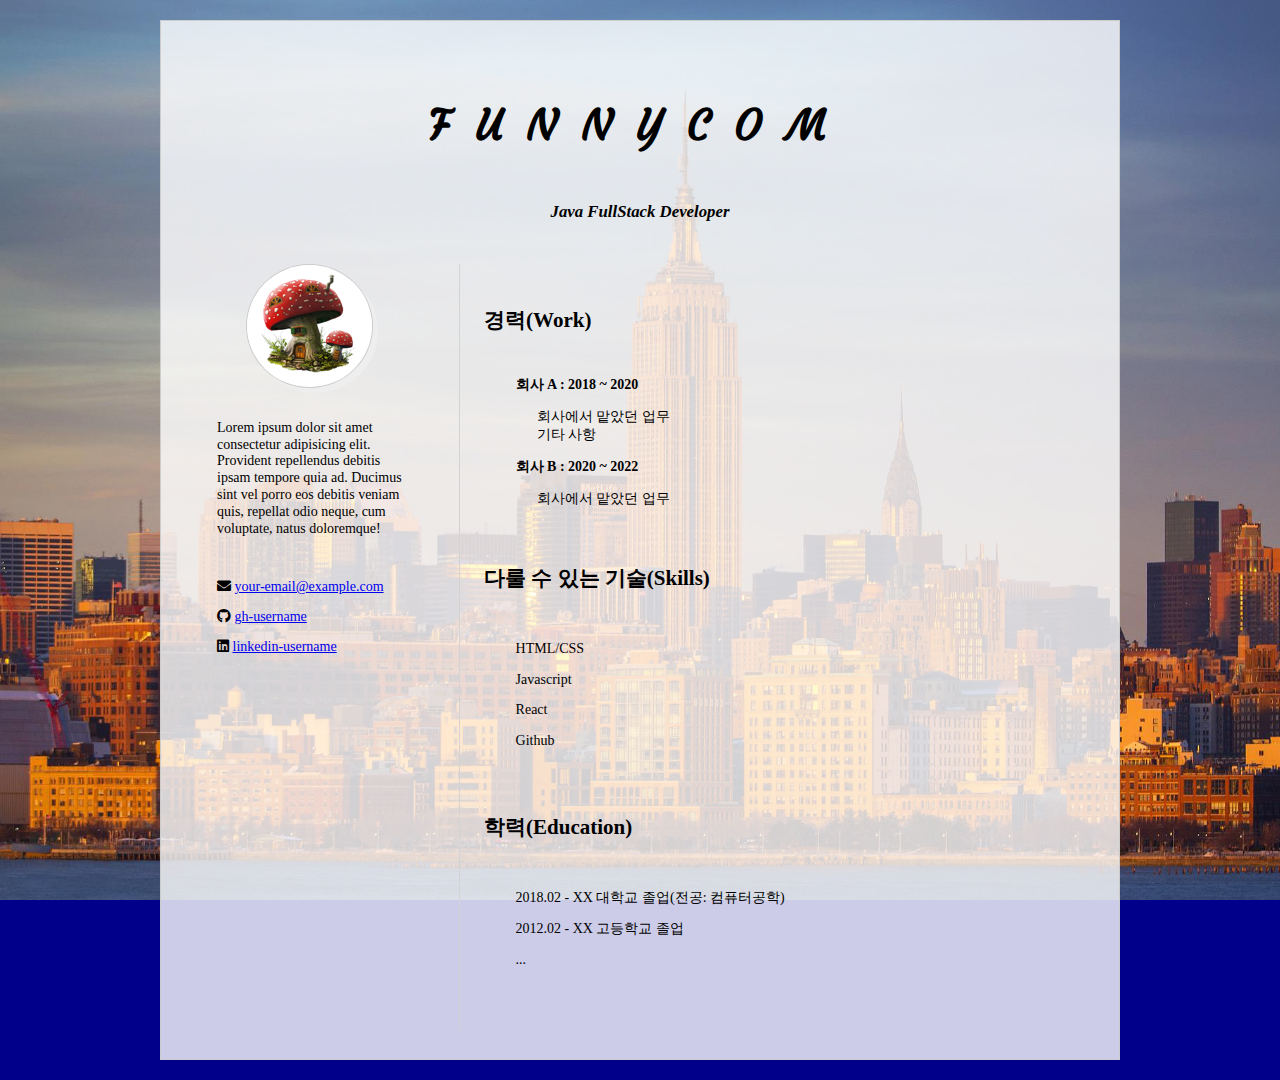
<file: index.html>
<!DOCTYPE html>
<html lang="ko">
<head>
  <meta charset="UTF-8">
  <meta http-equiv="X-UA-Compatible" content="IE=edge">
  <meta name="viewport" content="width=device-width, initial-scale=1.0">
  <title>FUNNYCOM</title>
  <link rel="stylesheet" href="https://cdnjs.cloudflare.com/ajax/libs/font-awesome/5.15.4/css/all.min.css">
  <link rel="stylesheet" href="./style.css">
</head>
<body>
  <div id="container">
    <header>
      <!-- 이름을 가장 위쪽에 -->
      <h1>funnycom</h1>
      <h2>Java FullStack Developer</h2>
    </header>
    <!-- 내용 -->
    <main>
      <!-- 화면을 좌우로 나눔 -->
      <article id="left">
        <div id="pf-img">
          <img src="./pf.png" alt="프로필 이미지">
        </div>

        <!-- 자기 소개 -->
        <section>
          <!-- 소개 내용은 <p>와 </p> 사이의 부분을 수정하세요 -->
          <p>Lorem ipsum dolor sit amet consectetur adipisicing elit. Provident repellendus debitis ipsam tempore quia ad. Ducimus sint vel porro eos debitis veniam quis, repellat odio neque, cum voluptate, natus doloremque!</p>

          <!-- sns 링크 부분 -->
          <!-- href="" 부분의 링크와 내용을 수정하세요 -->
          <ul id="sns">
            <li>
              <i class="fa fa-envelope" aria-hidden="true"></i>
              <a href="mailto:your-email@example.com">your-email@example.com</a>              
        </li>
            <li>
              <i class="fab fa-github" aria-hidden="true"></i>
              <a href="https://github.com/gh-username">gh-username</a>              
            </li>
            <li>
              <i class="fab fa-linkedin" aria-hidden="true"></i>
              <a href="https://linkedin.com/linkedin-username">linkedin-username</a>
            </li>
            </ul>
        </section>
      </article>

      <article id="right">
        <section>
          <h2>경력(work)</h2>
          <!-- 경력 내용 수정 -->
            <dl>
              <dt>회사 A : 2018 ~ 2020</dt>
              <dd>회사에서 맡았던 업무</dd>
              <dd>기타 사항</dd>
            </dl>
            <dl>
              <dt>회사 B : 2020 ~ 2022</dt>
              <dd>회사에서 맡았던 업무</dd>              
            </dl>  
        </section>
        <section>
          <h2>다룰 수 있는 기술(skills)</h2>
          <!-- 자신있는 기술 수정 -->
          <p>HTML/CSS</p>
          <p>Javascript</p>
          <p>React</p>
          <p>Github</p>
        </section>
        <section>
          <h2>학력(education)</h2>
          <!-- 학력 수정 -->
          <p>2018.02 - XX 대학교 졸업(전공: 컴퓨터공학)</p>
          <p>2012.02 - XX 고등학교 졸업</p>
          <p> ... </p>
        </section>
      </article>
    </main>
  </div>
</body>
</html>
</file>
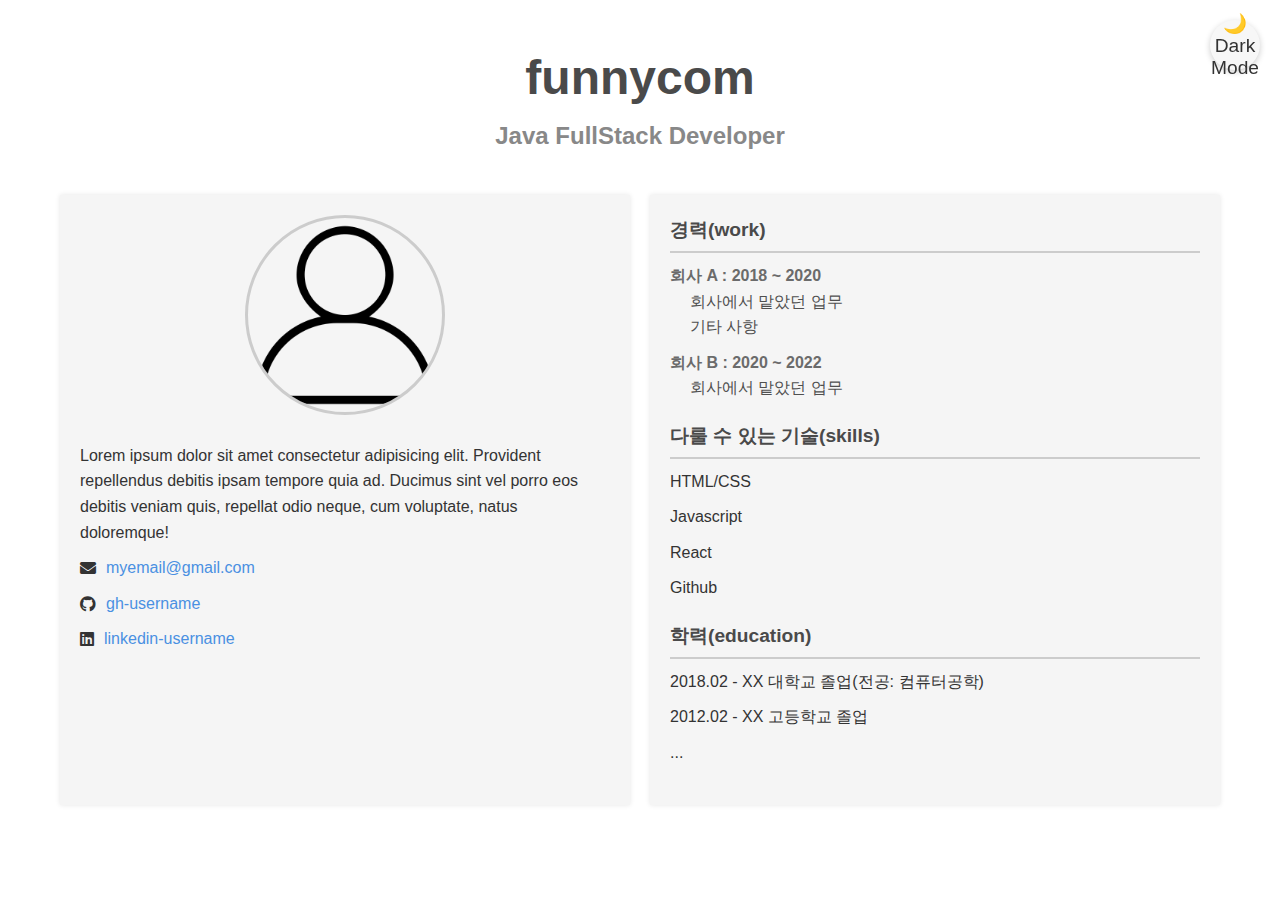
<file: resume2/index.html>
<!DOCTYPE html>
<html lang="ko">

<head>
  <meta charset="UTF-8">
  <meta http-equiv="X-UA-Compatible" content="IE=edge">
  <meta name="viewport" content="width=device-width, initial-scale=1.0">
  <title>FUNNYCOM</title>
  <link rel="stylesheet" href="./style.css" />
  <link rel="stylesheet" href="https://cdnjs.cloudflare.com/ajax/libs/font-awesome/5.15.4/css/all.min.css">
</head>

<body>
  <div id="container">
    <header>
      <h1>funnycom</h1>
      <h2>Java FullStack Developer</h2>
      <button id="theme-toggle">🌙 Dark Mode</button>
    </header>
    <!-- 내용 -->
    <main>
      <!-- 화면을 좌우로 나눔 -->
      <article id="left">
        <div id="pf-img">
          <img src="free-user-image.png" alt="프로필 이미지">
        </div>

        <!-- 자기 소개 -->
        <section>
          <!-- 소개 내용은 <p>와 </p> 사이의 부분을 수정하세요 -->
          <p>Lorem ipsum dolor sit amet consectetur adipisicing elit. Provident repellendus debitis ipsam tempore quia
            ad. Ducimus sint vel porro eos debitis veniam quis, repellat odio neque, cum voluptate, natus doloremque!
          </p>

          <!-- sns 링크 부분 -->
          <!-- href="" 부분의 링크와 내용을 수정하세요 -->
          <ul id="sns">
            <li>
              <i class="fa fa-envelope" aria-hidden="true"></i>
              <a href="mailto:your-email@example.com">myemail@gmail.com</a>
            </li>
            <li>
              <i class="fab fa-github" aria-hidden="true"></i>
              <a href="https://github.com/gh-username">gh-username</a>
            </li>
            <li>
              <i class="fab fa-linkedin" aria-hidden="true"></i>
              <a href="https://linkedin.com/linkedin-username">linkedin-username</a>
            </li>
          </ul>
        </section>
      </article>

      <article id="right">
        <section>
          <h2>경력(work)</h2>
          <!-- 경력 내용 수정 -->
          <dl>
            <dt>회사 A : 2018 ~ 2020</dt>
            <dd>회사에서 맡았던 업무</dd>
            <dd>기타 사항</dd>
          </dl>
          <dl>
            <dt>회사 B : 2020 ~ 2022</dt>
            <dd>회사에서 맡았던 업무</dd>
          </dl>
        </section>
        <section>
          <h2>다룰 수 있는 기술(skills)</h2>
          <!-- 자신있는 기술 수정 -->
          <p>HTML/CSS</p>
          <p>Javascript</p>
          <p>React</p>
          <p>Github</p>
        </section>
        <section>
          <h2>학력(education)</h2>
          <!-- 학력 수정 -->
          <p>2018.02 - XX 대학교 졸업(전공: 컴퓨터공학)</p>
          <p>2012.02 - XX 고등학교 졸업</p>
          <p> ... </p>
        </section>
      </article>
    </main>
  </div>
</body>
<script src="./script.js"></script>

</html>
</file>
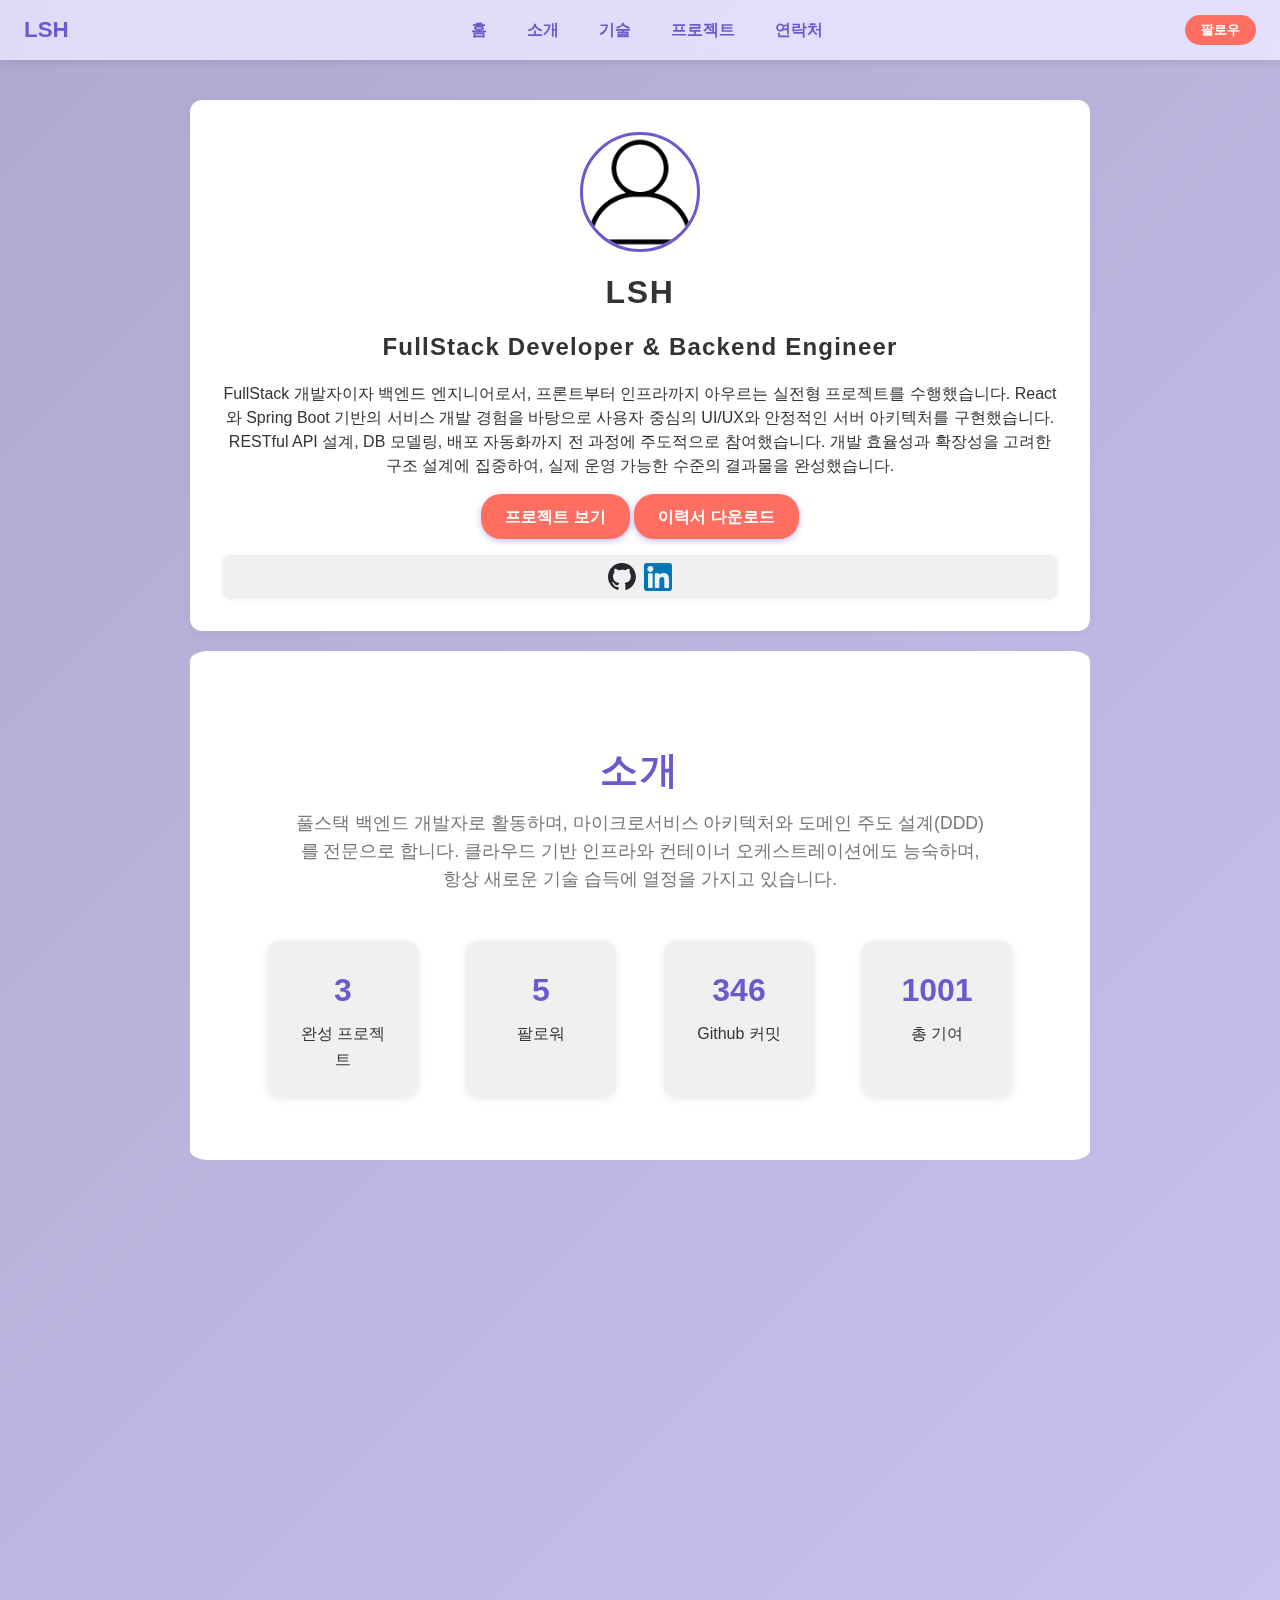
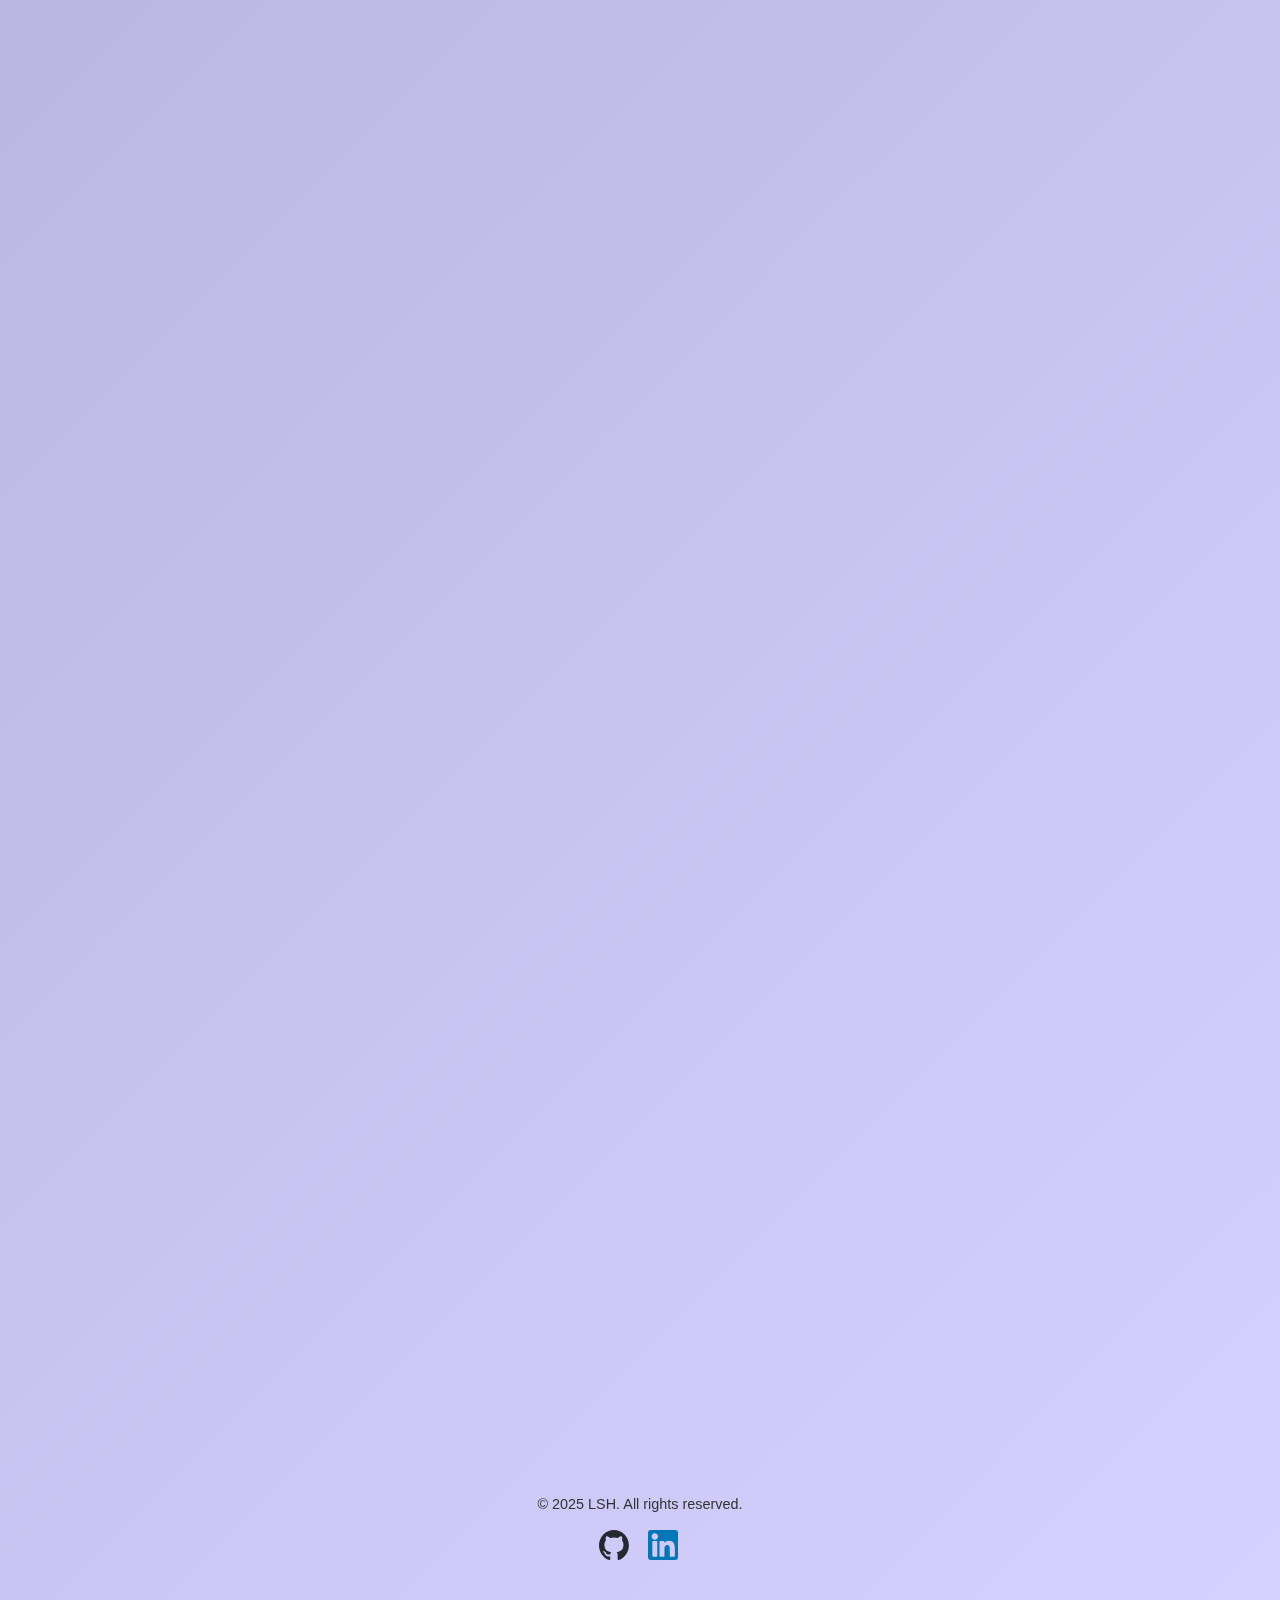
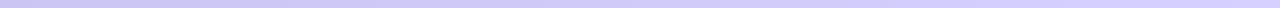
<file: resume3/index.html>
<!DOCTYPE html>
<html lang="ko">

<head>
    <meta charset="UTF-8" />
    <meta name="viewport" content="width=device-width, initial-scale=1" />
    <title>Portfolio - SEK L</title>
    <link rel="stylesheet" href="css/style.css" />
    <link rel="stylesheet" href="css/about.css" />
    <link rel="stylesheet" href="css/skills.css" />
    <link rel="stylesheet" href="css/projects.css" />
    <link rel="stylesheet" href="css/contact.css" />
    <link rel="stylesheet" href="css/footer.css" />
</head>

<body>

    <!-- 네비게이션 바 -->
    <nav>
        <a href="#" class="logo" aria-label="홈으로 이동">LSH</a>

        <ul class="menu" role="menubar">
            <li role="none"><a href="#main" role="menuitem" tabindex="0">홈</a></li>
            <li role="none"><a href="#about" role="menuitem" tabindex="0">소개</a></li>
            <li role="none"><a href="#skills" role="menuitem" tabindex="0">기술</a></li>
            <li role="none"><a href="#projects" role="menuitem" tabindex="0">프로젝트</a></li>
            <li role="none"><a href="#contact" role="menuitem" tabindex="0">연락처</a></li>
        </ul>

        <button class="btn-follow" aria-label="팔로우 버튼">팔로우</button>

        <button class="hamburger" aria-label="메뉴 열기" aria-expanded="false" aria-controls="mobile-menu">
            <span></span>
            <span></span>
            <span></span>
        </button>
    </nav>

    <!-- 메인 화면 -->
    <header id="main" role="banner" tabindex="-1">
        <div class="container">
            <div class="pf-img">
                <img src="images/free-user-image.png" alt="프로필 사진" />

            </div>

            <h1>LSH</h1>
            <h2>FullStack Developer & Backend Engineer</h2>

            <p class="intro">
                FullStack 개발자이자 백엔드 엔지니어로서, 프론트부터 인프라까지 아우르는 실전형 프로젝트를 수행했습니다.
                React와 Spring Boot 기반의 서비스 개발 경험을 바탕으로 사용자 중심의 UI/UX와 안정적인 서버 아키텍처를 구현했습니다.
                RESTful API 설계, DB 모델링, 배포 자동화까지 전 과정에 주도적으로 참여했습니다.
                개발 효율성과 확장성을 고려한 구조 설계에 집중하여, 실제 운영 가능한 수준의 결과물을 완성했습니다.
            </p>


            <div class="cta-buttons">
                <a href="#projects" class="btn btn-primary">프로젝트 보기</a>
                <a href="files/SEK_L_Resume.pdf" class="btn btn-primary" download class="btn btn-secondary">이력서 다운로드</a>
            </div>

            <div class="social-links" aria-label="소셜 미디어 링크">
                <a href="https://github.com/sek-l" target="_blank" rel="noopener" aria-label="GitHub">
                    <img src="images/github-icon.svg" alt="GitHub 아이콘" />
                </a>
                <a href="https://linkedin.com/in/sek-l" target="_blank" rel="noopener" aria-label="LinkedIn">
                    <img src="images/linkedin-icon.svg" alt="LinkedIn 아이콘" />
                </a>
                <!-- 필요 시 다른 SNS 추가 -->
            </div>
        </div>
        <!-- 소개 섹션 -->
        <section id="about" class="section-about animate-on-scroll">

            <div class="section-container">
                <h2>소개</h2>
                <p class="about-description">
                    풀스택 백엔드 개발자로 활동하며, 마이크로서비스 아키텍처와 도메인 주도 설계(DDD)를 전문으로 합니다.
                    클라우드 기반 인프라와 컨테이너 오케스트레이션에도 능숙하며, 항상 새로운 기술 습득에 열정을 가지고 있습니다.
                </p>

                <div class="about-stats">
                    <div class="stat-item">
                        <span class="stat-number">3</span>
                        <span class="stat-label">완성 프로젝트</span>
                    </div>
                    <div class="stat-item">
                        <span class="stat-number">5</span>
                        <span class="stat-label">팔로워</span>
                    </div>
                    <div class="stat-item">
                        <span class="stat-number">346</span>
                        <span class="stat-label">Github 커밋</span>
                    </div>
                    <div class="stat-item">
                        <span class="stat-number">1001</span>
                        <span class="stat-label">총 기여</span>
                    </div>
                </div>
            </div>
        </section>

        <!-- 기술 섹션 -->
        <section id="skills" class="section-skills animate-on-scroll">
            <div class="section-container">
                <h2>기술 스킬</h2>

                <div class="skills-tags" aria-label="보유 기술 태그 목록">
                    <button type="button" class="skill-tag" aria-pressed="false">Java</button>
                    <button type="button" class="skill-tag" aria-pressed="false">Spring Boot</button>
                    <button type="button" class="skill-tag" aria-pressed="false">Docker</button>
                    <button type="button" class="skill-tag" aria-pressed="false">Kubernetes</button>
                    <button type="button" class="skill-tag" aria-pressed="false">AWS</button>
                    <button type="button" class="skill-tag" aria-pressed="false">Kafka</button>
                    <button type="button" class="skill-tag" aria-pressed="false">Redis</button>
                    <button type="button" class="skill-tag" aria-pressed="false">Microservices</button>
                </div>
            </div>
        </section>

        <!-- 프로젝트 섹션 -->
        <section id="projects" class="section-projects animate-on-scroll">

            <div class="section-container">
                <h2>프로젝트</h2>

                <div class="projects-grid">
                    <!-- 프로젝트 카드 1 -->
                    <div class="project-card">
                        <img src="images/project1.png" alt="프로젝트 1 이미지" class="project-image" />
                        <h3>개인 프로젝트1</h3>
                        <p>포트폴리오 페이지 제작</p>
                        <p class="tech-stack">AWS, Jenkins, Ansible, Kafka, Redis, Kubernetes, Docker</p>
                        <div class="project-links">
                            <a href="https://github.com/sek-l/project1" target="_blank" rel="noopener"
                                class="btn btn-primary">GitHub</a>
                            <a href="https://live-demo1.example.com" target="_blank" rel="noopener"
                                class="btn btn-secondary">Live Demo</a>
                        </div>
                    </div>

                    <!-- 프로젝트 카드 2 -->
                    <div class="project-card">
                        <img src="images/project2.png" alt="프로젝트 2 이미지" class="project-image" />
                        <h3>개인 프로젝트2</h3>
                        <p>학원에서 만드는 쇼핑몰</p>
                        <p class="tech-stack">Docker, AWS, Ansible, Spring Cloud</p>
                        <div class="project-links">
                            <a href="https://github.com/sek-l/project2" target="_blank" rel="noopener"
                                class="btn btn-primary">GitHub</a>
                            <a href="https://live-demo2.example.com" target="_blank" rel="noopener"
                                class="btn btn-secondary">Live Demo</a>
                        </div>
                    </div>

                    <!-- 프로젝트 카드 3 -->
                    <div class="project-card">
                        <img src="images/project3.png" alt="프로젝트 3 이미지" class="project-image" />
                        <h3>개인 프로젝트3</h3>
                        <p>학원에서 만드는 배달 서비스</p>
                        <p class="tech-stack">Java, Spring framework, MyBatis, Docker</p>
                        <div class="project-links">
                            <a href="https://github.com/sek-l/project3" target="_blank" rel="noopener"
                                class="btn btn-primary">GitHub</a>
                            <a href="https://live-demo3.example.com" target="_blank" rel="noopener"
                                class="btn btn-secondary">Live Demo</a>
                        </div>
                    </div>
                </div>
            </div>
        </section>


        <!-- 연락처 섹션 -->
        <section id="contact" class="section-contact animate-on-scroll">
            <div class="section-container">
                <h2>연락처</h2>

                <div class="contact-info">
                    <p><strong>이메일:</strong> <a href="mailto:sek.l@example.com">sek.l@example.com</a></p>
                    <p><strong>전화:</strong> <a href="tel:+821012345678">+82 10-1234-5678</a></p>
                    <p><strong>위치:</strong> 서울, 대한민국</p>
                    <p><strong>GitHub:</strong> <a href="https://github.com/sek-l" target="_blank"
                            rel="noopener">https://github.com/sek-l</a></p>
                </div>

                <form class="contact-form" aria-label="연락처 메시지 전송 폼" novalidate>
                    <div class="form-group">
                        <label for="name">이름</label>
                        <input type="text" id="name" name="name" required placeholder="이름을 입력하세요" />
                    </div>
                    <div class="form-group">
                        <label for="email">이메일</label>
                        <input type="email" id="email" name="email" required placeholder="이메일을 입력하세요" />
                    </div>
                    <div class="form-group">
                        <label for="message">메시지</label>
                        <textarea id="message" name="message" rows="5" required placeholder="메시지를 입력하세요"></textarea>
                    </div>
                    <button type="submit" class="btn btn-primary">전송</button>
                </form>
            </div>
        </section>
    </header>

    <!-- 이후 섹션 (소개, 기술, 프로젝트, 연락처, 푸터) 여기서 이어서 작업 예정 -->
<!-- 푸터 -->
<footer class="footer">
  <div class="footer-container">
    <p>&copy; 2025 LSH. All rights reserved.</p>
    <div class="footer-links">
      <a href="https://github.com/sek-l" target="_blank" rel="noopener" aria-label="GitHub">
        <img src="images/github-icon.svg" alt="GitHub 아이콘" />
      </a>
      <a href="https://linkedin.com/in/sek-l" target="_blank" rel="noopener" aria-label="LinkedIn">
        <img src="images/linkedin-icon.svg" alt="LinkedIn 아이콘" />
      </a>
    </div>
  </div>
</footer>


    <script src="js/script.js"></script>
    <script src="js/animation.js"></script>
</body>

</html>
</file>
<file: style.css>
@import url('https://fonts.googleapis.com/css2?family=Courgette&display=swap');

* {
  padding: 0;
  margin: 0;
  box-sizing: border-box;
}

body {
  font-size: 14px;
  background: darkblue url('./bg.jpg') no-repeat fixed;
  background-size: cover;
}

#container {  
  max-width: 960px;
  margin: 20px auto;
  padding: 2em;
  border: 1px solid #ccc;
  background-color: rgba(255,255,255,0.8);
}

/* 헤더 부분 */
header {
  text-align: center;
  margin: auto 2em;
}

header h1 {
  margin: 1.2em auto;
  font-family: 'Courgette', cursive;
  text-transform: uppercase;
  font-size: 3em;
  letter-spacing: 0.6em;
  font-weight: 700;
}

header h2 {
  font-size: 1.2em;
  font-style: italic;
}
/* 내용 부분 */
main {
  display: grid;
  grid-template-columns: 30% 70%;
  margin-top: 3em;
}

section {
  margin: auto 1em 4em 2em;

}

/* 왼쪽, 프로필 이미지 부분 */

#pf-img {
  text-align: center;
  margin-bottom: 2em;
}
#pf-img img {
  border: 1px solid #ccc;
  border-radius: 50%;
  box-shadow: 5px 5px #eee;
}

/* 왼쪽, 자기 소개 부분 */
#sns {
  margin-top: 3em;
  list-style: none;
}

#sns li {
  margin-top:1em;
  margin-left: -3em;
}

i {
  margin-left: 3em;
}

#left p {
  line-height: 1.2;
}

/* 오른쪽, 경력 부분 */
#right h2 {
  text-transform: capitalize;
  font-size: 1.5em;
  margin: 2em auto 2em -1.5em;
}

#right p {
  line-height: 2.2;
}

dt {
  font-weight: bold;
  margin:1em auto;
}
dd {
  margin-left: 1.5em;
}

#base {
  width:100%;
  background-color: #ddd;
}
.text {
  text-align: right;
  padding-top:0.8em;
  padding-bottom: 0.8em;
  padding-right: 0.8em;
  color:white;
}
.htmlcss {
  width:90%;
  background-color: #777;
}
.js {
  width:80%;
  background-color: #777;
}
.react {
  width:80%;
  background-color: #777;
}
.github {
  width:90%;
  background-color: #777;
}

#left {
  padding-right: 2em;
  border-right: 1px solid lightgray;
}
#right {
  padding-left: 2em;
}
</file>
<file: resume2/style.css>
* {
  margin: 0;
  padding: 0;
  box-sizing: border-box;
}

body {
  transition: background-color 0.5s ease, color 0.5s ease;
  font-family: Arial, sans-serif;
  line-height: 1.6;
  background-color: #f9f9f9;
  color: #333;
}

#left, #right {
  transition: background-color 0.5s ease, color 0.5s ease;
}

#container {
  max-width: 1200px;
  margin: 0 auto;
  padding: 20px;
}

header {
  text-align: center;
  padding: 20px 0;
}

header h1 {
  font-size: 3rem;
  color: #4a4a4a;
}

header h2 {
  font-size: 1.5rem;
  color: #888;
}

main {
  display: flex;
  gap: 20px;
  margin-top: 20px;
}

#left, #right {
  background: #fff;
  padding: 20px;
  box-shadow: 0 0 5px rgba(0,0,0,0.1);
  flex: 1;
}

#pf-img {
  text-align: center;
  margin-bottom: 20px;
}

#pf-img img {
  width: 200px;
  height: 200px;
  border-radius: 50%;
  object-fit: cover;
  border: 3px solid #ccc;
}

section {
  margin-bottom: 20px;
}

section h2 {
  font-size: 1.2rem;
  margin-bottom: 10px;
  color: #4a4a4a;
  border-bottom: 2px solid #ccc;
  padding-bottom: 5px;
}

section p {
  margin-bottom: 10px;
}

#sns {
  list-style: none;
  padding: 0;
  margin-top: 10px;
}

#sns li {
  margin-bottom: 10px;
  display: flex;
  align-items: center;
  gap: 10px;
}

#sns a {
  color: #4a90e2;
  text-decoration: none;
}

#sns a:hover {
  text-decoration: underline;
}

dl {
  margin-bottom: 10px;
}

dt {
  font-weight: bold;
  color: #6b6b6b;
}

dd {
  margin-left: 20px;
  color: #505050;
}

/* 다크모드 기본 감지 */
@media (prefers-color-scheme: dark) {
  body {
    background-color: #121212;
    color: #e0e0e0;
  }

  header h1 {
    color: #f5f5f5;
  }

  header h2 {
    color: #bbb;
  }

  #left, #right {
    background: #1e1e1e;
    color: #ddd;
    box-shadow: 0 0 5px rgba(255,255,255,0.1);
  }

  section h2 {
    color: #f5f5f5;
    border-color: #575757;
  }

  #sns a {
    color: #90caf9;
  }

  #pf-img img {
    border-color: #444;
  }
}

/* 다크모드 클래스 수동 토글 */
body.dark {
  background-color: #121212;
  color: #e0e0e0;
}

body.dark header h1 {
  color: #f5f5f5;
}

body.dark header h2 {
  color: #bbb;
}

body.dark #left, body.dark #right {
  background: #1e1e1e;
  color: #ddd;
  box-shadow: 0 0 5px rgba(255,255,255,0.1);
}

body.dark section h2 {
  color: #f5f5f5;
  border-color: #333;
}

body.dark #sns a {
  color: #90caf9;
}

body.dark #pf-img img {
  border-color: #444;
}

body.light {
  background-color: #fff;
  color: #333;
}

body.light header h1 {
  color: #4a4a4a;
}

body.light header h2 {
  color: #888;
}

body.light #left, body.light #right {
  background: #f5f5f5;
  color: #333;
}

body.light section h2 {
  color: #4a4a4a;
  border-bottom: 2px solid #ccc;
}

body.light #sns a {
  color: #4a90e2;
}

body.light #pf-img img {
  border-color: #ccc;
}

#theme-toggle {
  position: fixed;
  top: 20px;
  right: 20px;
  width: 50px;
  height: 50px;
  border: none;
  border-radius: 50%;
  background-color: #f7f7f7;
  color: #333;
  font-size: 1.2rem;
  cursor: pointer;
  box-shadow: 0 2px 6px rgba(0,0,0,0.2);
  display: flex;
  align-items: center;
  justify-content: center;
  transition: all 0.3s ease;
  z-index: 1000;
}

#theme-toggle:hover {
  background-color: #ddd;
}

body.dark #theme-toggle {
  background-color: #333;
  color: #f7f7f7;
}

body.dark #theme-toggle:hover {
  background-color: #444;
}
</file>
<file: resume3/css/style.css>
/* style.css */

/* 1. CSS 변수 */
:root {
  --color-primary: #6a5acd;       /* 슬레이트블루 */
  --color-secondary: #f0f0f0;     /* 연한 회색 */
  --color-accent: #ff6f61;        /* 주황빛 빨강 */
  --color-bg: #ffffff;
  --color-text: #333333;
  --color-text-light: #777777;
  --color-nav-bg: rgba(255, 255, 255, 0.6);
  --color-nav-bg-blur: rgba(255, 255, 255, 0.8);
  --font-main: 'Segoe UI', Tahoma, Geneva, Verdana, sans-serif;

  --transition-fast: 0.25s ease-in-out;
  --max-width: 1200px;

  --shadow-light: 0 2px 8px rgba(0,0,0,0.1);
}

/* 2. 기본 리셋 및 전역 */
*,
*::before,
*::after {
  box-sizing: border-box;
}

body {
  margin: 0;
  padding: 0;
  font-family: var(--font-main);
  color: var(--color-text);
  background: linear-gradient(135deg, #aea9cf, #d5d0ff);
  line-height: 1.6;
  scroll-behavior: smooth;
}

a {
  color: var(--color-primary);
  text-decoration: none;
  cursor: pointer;
}

a:hover,
a:focus {
  text-decoration: underline;
  outline: 2px solid var(--color-accent);
  outline-offset: 2px;
}

/* 3. 네비게이션 바 */
nav {
  position: fixed;
  top: 0;
  width: 100%;
  background: var(--color-nav-bg);
  backdrop-filter: saturate(180%) blur(10px);
  box-shadow: var(--shadow-light);
  display: flex;
  justify-content: space-between;
  align-items: center;
  padding: 0 1.5rem;
  height: 60px;
  z-index: 1000;
  transition: background var(--transition-fast);
}

nav.scrolled {
  background: var(--color-nav-bg-blur);
  box-shadow: 0 2px 12px rgba(0, 0, 0, 0.15);
}

/* 로고 영역 */
nav .logo {
  font-weight: 700;
  font-size: 1.4rem;
  color: var(--color-primary);
}

/* 메뉴 */
nav ul.menu {
  list-style: none;
  display: flex;
  gap: 1.5rem;
}

nav ul.menu li {
  position: relative;
}

nav ul.menu li a {
  font-weight: 600;
  font-size: 1rem;
  padding: 0.5rem;
  transition: color var(--transition-fast);
}

nav ul.menu li a:hover,
nav ul.menu li a:focus {
  color: var(--color-accent);
}

/* 팔로우 버튼 */
nav .btn-follow {
  background-color: var(--color-accent);
  color: white;
  border: none;
  padding: 0.4rem 1rem;
  border-radius: 20px;
  font-weight: 600;
  cursor: pointer;
  transition: background-color var(--transition-fast);
}

nav .btn-follow:hover,
nav .btn-follow:focus {
  background-color: #e6554f;
}

/* 햄버거 메뉴 (모바일용) */
nav .hamburger {
  display: none;
  flex-direction: column;
  cursor: pointer;
  gap: 4px;
}

nav .hamburger span {
  width: 25px;
  height: 3px;
  background-color: var(--color-primary);
  border-radius: 2px;
  transition: background-color var(--transition-fast);
}

/* 반응형 - 모바일 */
@media (max-width: 768px) {
  nav ul.menu {
    position: fixed;
    top: 60px;
    right: 0;
    background: var(--color-nav-bg-blur);
    height: calc(100vh - 60px);
    width: 200px;
    flex-direction: column;
    transform: translateX(100%);
    transition: transform 0.3s ease-in-out;
    padding-top: 1rem;
  }

  nav ul.menu.open {
    transform: translateX(0);
  }

  nav .hamburger {
    display: flex;
  }

  nav .btn-follow {
    display: none;
  }
}

/* 기타 버튼, 링크 스타일 추후 추가 예정 */
.animate-on-scroll {
  opacity: 0;
  transform: translateY(20px);
  transition: opacity 0.6s ease-out, transform 0.6s ease-out;
}

.animate-on-scroll.visible {
  opacity: 1;
  transform: translateY(0);
}

.btn,
.menu li a {
  transition: color 0.3s ease, background-color 0.3s ease;
}

.btn:hover,
.menu li a:hover {
  color: var(--color-accent);
  background-color: rgba(255, 111, 97, 0.1);
}

.social-links img {
  width: 32px;
  height: 32px;
  object-fit: contain;
}

.social-links {
  display: flex;
  gap: 0.5rem;
  justify-content: center;
  align-items: center;

  background-color: var(--color-secondary);
  padding: 0.5rem 1rem;
  border-radius: 8px;
  box-shadow: 0 1px 4px rgba(0, 0, 0, 0.05);
  margin-top: 1rem;
}

.social-links a {
  display: inline-flex;
  justify-content: center;
  align-items: center;
  transition: transform 0.2s ease-in-out;
}

.social-links a:hover {
  transform: scale(1.1);
}

.social-links img {
  width: 28px;
  height: 28px;
  object-fit: contain;
}

header .container {
  background-color: var(--color-secondary);
  max-width: 900px;
  margin: 100px auto 0 auto;
  padding: 2rem;
  border-radius: 12px;
  box-shadow: 0 2px 8px rgba(68, 68, 68, 0.05);
  text-align: center;
  background: #ffffff;
}

/* 섹션 기본 스타일 */
section {
  padding: 4rem 1rem;
  max-width: var(--max-width);
  margin: 0 auto 4rem auto;
}

/* 프로필 이미지 */
.pf-img {
  text-align: center;
  margin-bottom: 20px;
}

.pf-img img {
  width: 120px;          /* 적절한 크기 지정 */
  height: 120px;
  border-radius: 50%;    /* 동그랗게 만들기 */
  object-fit: cover;     /* 이미지가 찌그러지지 않도록 */
  border: 3px solid var(--color-primary); /* 선택 사항: 테두리 추가 */
  display: block;
  margin: 0 auto;
}

/* 버튼 스타일 */
.btn-primary {
  background-color: var(--color-primary);
  color: white;
  border-radius: 6px;
  padding: 0.6rem 1.2rem;
  font-weight: 700;
  box-shadow: 0 2px 6px rgba(106, 90, 205, 0.4);
  border: none;
  cursor: pointer;
  transition: background-color 0.3s ease, box-shadow 0.3s ease;
}

.btn-primary:hover,
.btn-primary:focus {
  background-color: #5747b2;
  box-shadow: 0 4px 10px rgba(87, 71, 178, 0.6);
  outline: none;
}

/* 타이포그래피 개선 */
h1, h2, h3 {
  letter-spacing: 0.05em;
  line-height: 1.2;
}

p {
  line-height: 1.5;
}

/* 프로젝트 카드 */
.projects-grid {
  display: grid;
  grid-template-columns: repeat(auto-fit, minmax(280px, 1fr));
  gap: 1.5rem;
}

.project-card {
  background: white;
  border-radius: 12px;
  box-shadow: 0 4px 12px rgba(0,0,0,0.1);
  transition: transform 0.3s ease, box-shadow 0.3s ease;
  padding: 1rem;
}

.project-card:hover {
  transform: translateY(-6px);
  box-shadow: 0 8px 20px rgba(0,0,0,0.15);
}

.project-image {
  width: 100%;
  border-radius: 8px;
  object-fit: cover;
  margin-bottom: 1rem;
}

/* 포커스 스타일 */
a:focus, button:focus {
  outline: 2px solid var(--color-accent);
  outline-offset: 2px;
}
</file>
<file: resume3/css/about.css>
/* 소개 섹션 기본 스타일 */
.section-about {
  background-color: var(--color-bg);
  padding: 4rem 1.5rem;
    max-width: 900px;
  margin: 0 auto;
  text-align: center;
  margin-top: 20px;
  margin-bottom: 20px;
  border-radius: 2%;
}

.section-about h2 {
  font-size: 2.4rem;
  color: var(--color-primary);
  margin-bottom: 1rem;
}

.section-about .about-description {
  font-size: 1.1rem;
  max-width: 700px;
  margin: 0 auto 3rem auto;
  color: var(--color-text-light);
  line-height: 1.6;
}

/* 통계 박스 */
.about-stats {
  display: flex;
  justify-content: center;
  gap: 3rem;
  flex-wrap: wrap;
  max-width: 800px;
  margin: 0 auto;
}

.stat-item {
  background-color: var(--color-secondary);
  border-radius: 12px;
  padding: 1.5rem 2rem;
  width: 150px;
  box-shadow: var(--shadow-light);
  transition: transform 0.3s ease;
  cursor: default;
}

.stat-item:hover {
  transform: translateY(-5px);
}

.stat-number {
  display: block;
  font-size: 2rem;
  font-weight: 700;
  color: var(--color-primary);
  margin-bottom: 0.3rem;
}

.stat-label {
  font-size: 1rem;
  color: var(--color-text);
}
</file>
<file: resume3/css/skills.css>
/* 기술 섹션 */
.section-skills {
  background-color: var(--color-bg);
  padding: 4rem 1.5rem;
  text-align: center;
      max-width: 900px;
  margin: 0 auto;
  text-align: center;
  margin-top: 20px;
  margin-bottom: 20px;
  border-radius: 20px;
}

.section-skills h2 {
  font-size: 2.4rem;
  color: var(--color-primary);
  margin-bottom: 2rem;
}

/* 스킬 태그 스타일 */
.skills-tags {
  display: flex;
  flex-wrap: wrap;
  justify-content: center;
  gap: 1rem;
  max-width: 900px;
  margin: 0 auto;
}

.skill-tag {
  background-color: var(--color-secondary);
  border: none;
  border-radius: 20px;
  padding: 0.6rem 1.2rem;
  font-size: 1rem;
  color: var(--color-text);
  cursor: pointer;
  transition: background-color 0.3s ease, color 0.3s ease;
  user-select: none;
}

.skill-tag[aria-pressed="true"] {
  background-color: var(--color-accent);
  color: white;
}

.skill-tag:hover {
  background-color: var(--color-accent);
  color: white;
}
</file>
<file: resume3/css/projects.css>
/* 프로젝트 섹션 */
.section-projects {
  background-color: var(--color-bg);
  padding: 4rem 1.5rem;
  text-align: center;
    max-width: 1100px;
  margin: 0 auto;
  border-radius: 20px;
  margin-bottom: 20px;
  text-align: center;
}

.section-projects h2 {
  font-size: 2.4rem;
  color: var(--color-primary);
  margin-bottom: 2.5rem;
}

/* 프로젝트 그리드 */
.projects-grid {
  display: grid;
  grid-template-columns: repeat(auto-fit, minmax(280px, 1fr));
  gap: 2rem;
  max-width: 1100px;
  margin: 0 auto;
}

/* 프로젝트 카드 */
.project-card {
  background-color: var(--color-secondary);
  border-radius: 12px;
  box-shadow: var(--shadow-light);
  padding: 1rem;
  display: flex;
  flex-direction: column;
  transition: transform 0.3s ease;
  cursor: default;
}

.project-card:hover {
  transform: translateY(-8px);
}

.project-image {
  width: 100%;
  height: 160px;
  object-fit: cover;
  border-radius: 8px;
  margin-bottom: 1rem;
}

.project-card h3 {
  font-size: 1.3rem;
  margin: 0.5rem 0;
  color: var(--color-primary);
}

.project-card p {
  font-size: 1rem;
  color: var(--color-text);
  flex-grow: 1;
}

.tech-stack {
  font-size: 0.9rem;
  color: var(--color-text-light);
  margin: 0.8rem 0;
  font-style: italic;
}

.project-links {
  display: flex;
  gap: 1rem;
  justify-content: center;
  margin-top: auto;
}

.project-links .btn {
  padding: 0.5rem 1.2rem;
  font-size: 0.9rem;
}
</file>
<file: resume3/css/contact.css>
/* 연락처 섹션 */
.section-contact {
  background-color: var(--color-bg);
  padding: 4rem 1.5rem;
  max-width: 700px;
  margin: 0 auto;
  border-radius: 20px;
  margin-bottom: 20px;
  text-align: center;
}

.section-contact h2 {
  font-size: 2.4rem;
  color: var(--color-primary);
  margin-bottom: 2rem;
}

.contact-info p {
  font-size: 1rem;
  color: var(--color-text);
  margin: 0.3rem 0;
}

.contact-info a {
  color: var(--color-primary);
  text-decoration: underline;
}

.contact-form {
  margin-top: 2.5rem;
  text-align: left;
}

.form-group {
  margin-bottom: 1.5rem;
}

.form-group label {
  display: block;
  font-weight: 600;
  margin-bottom: 0.5rem;
  color: var(--color-text);
}

.form-group input,
.form-group textarea {
  width: 100%;
  padding: 0.6rem 1rem;
  border: 1px solid #ccc;
  border-radius: 8px;
  font-size: 1rem;
  font-family: var(--font-main);
  transition: border-color 0.3s ease;
  resize: vertical;
}

.form-group input:focus,
.form-group textarea:focus {
  outline: none;
  border-color: var(--color-accent);
}

.btn-primary {
  display: inline-block;
  background-color: var(--color-accent);
  color: white;
  border: none;
  padding: 0.6rem 1.5rem;
  border-radius: 20px;
  font-weight: 600;
  cursor: pointer;
  transition: background-color 0.3s ease;
}

.btn-primary:hover,
.btn-primary:focus {
  background-color: #e6554f;
}
</file>
<file: resume3/css/footer.css>
.footer {
  background-color: var(--color-footer-bg);
  color: var(--color-footer-text);
  padding: 2rem 1.5rem;
  text-align: center;
  margin-top: 40px;
  border-top: 1px solid var(--color-border);
}

.footer h3 {
  font-size: 1.4rem;
  margin-bottom: 1rem;
}

.footer-links {
  display: flex;
  justify-content: center;
  flex-wrap: wrap;
  gap: 1rem;
  margin-bottom: 1rem;
}

.footer-links a {
  color: var(--color-footer-link);
  text-decoration: none;
  font-size: 1rem;
  transition: color 0.3s ease;
  display: inline-flex;
  align-items: center;
}

.footer-links a:hover {
  color: var(--color-footer-link-hover);
}

/* 아이콘 이미지 크기 */
.footer-links img {
  width: 30px;
  height: 30px;
  vertical-align: middle;
  margin-right: 0.2rem;
}

.footer p {
  font-size: 0.9rem;
  color: var(--color-footer-text-light);
}
</file>
